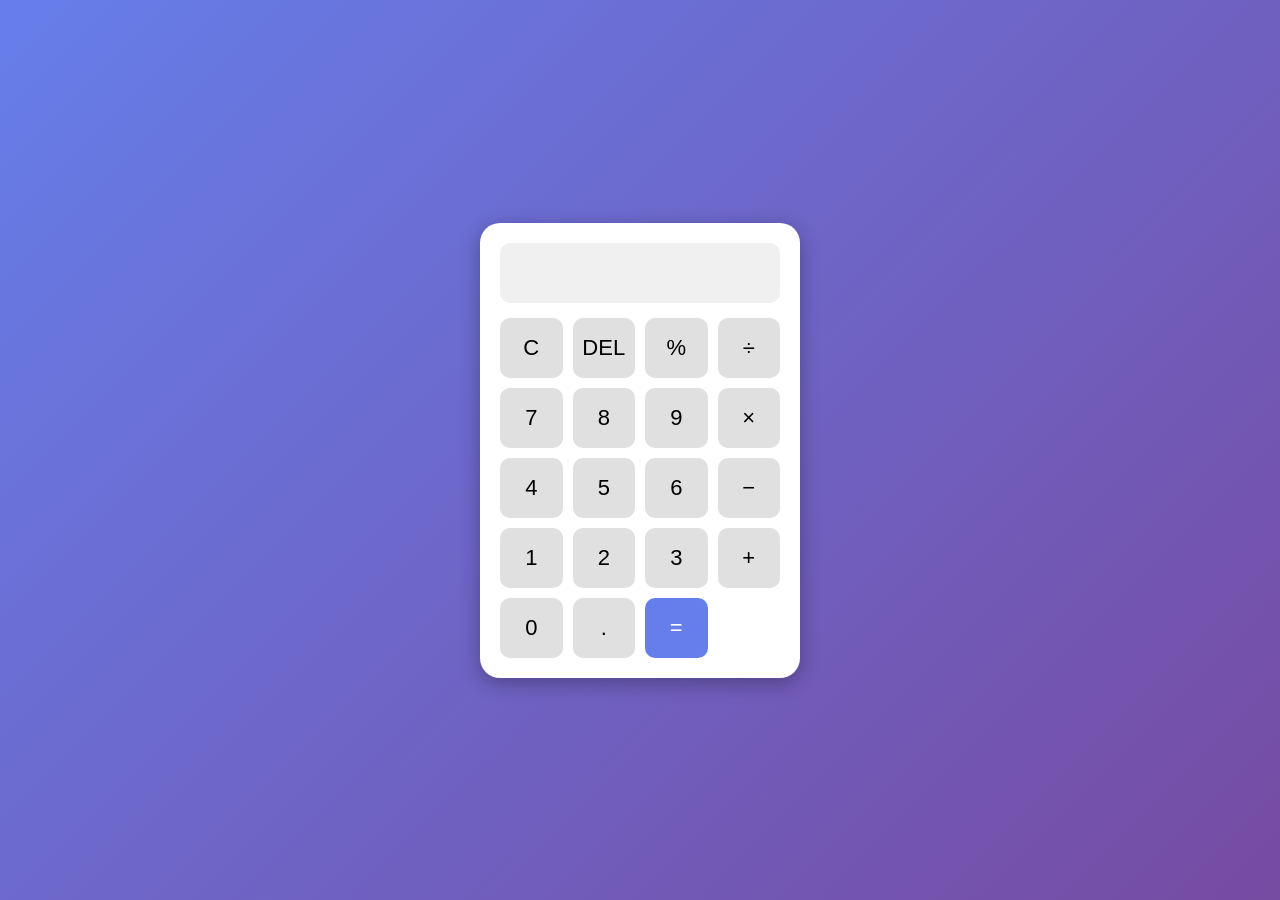
<file: Neha_task1_L2_Calculator/index.html>
<!DOCTYPE html>
<html lang="en">
<head>
<meta charset="UTF-8">
<meta name="viewport" content="width=device-width, initial-scale=1.0">
<title>Calculator</title>
<link rel="stylesheet" href="style.css">
</head>
<body>

<div class="calculator">

    <input type="text" id="display" readonly>

    <div class="buttons">

        <button onclick="clearDisplay()">C</button>
        <button onclick="deleteLast()">DEL</button>
        <button onclick="appendValue('%')">%</button>
        <button onclick="appendValue('/')">÷</button>

        <button onclick="appendValue('7')">7</button>
        <button onclick="appendValue('8')">8</button>
        <button onclick="appendValue('9')">9</button>
        <button onclick="appendValue('*')">×</button>

        <button onclick="appendValue('4')">4</button>
        <button onclick="appendValue('5')">5</button>
        <button onclick="appendValue('6')">6</button>
        <button onclick="appendValue('-')">−</button>

        <button onclick="appendValue('1')">1</button>
        <button onclick="appendValue('2')">2</button>
        <button onclick="appendValue('3')">3</button>
        <button onclick="appendValue('+')">+</button>

        <button onclick="appendValue('0')">0</button>
        <button onclick="appendValue('.')">.</button>
        <button onclick="calculate()">=</button>

    </div>

</div>

<script src="script.js"></script>

</body>
</html>
</file>
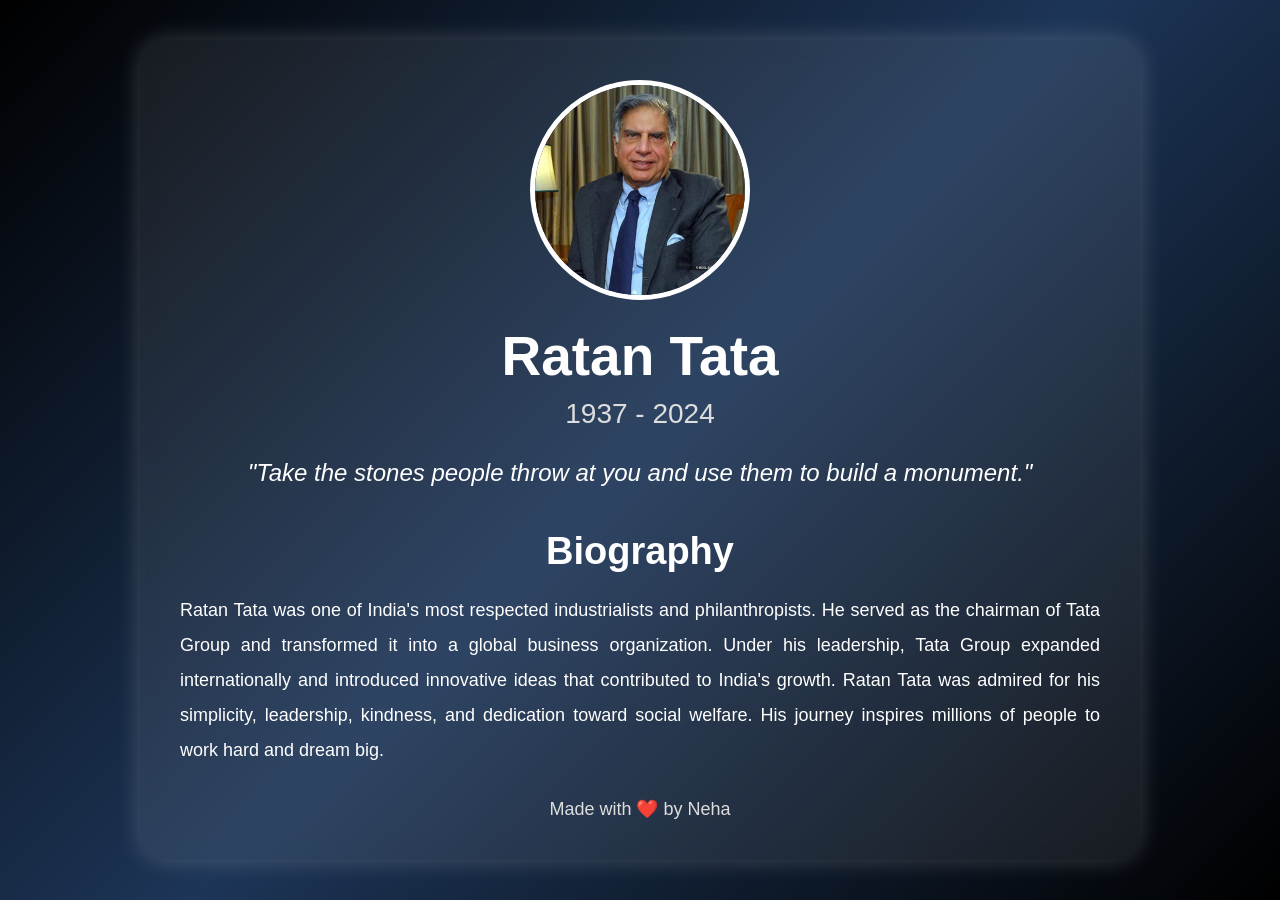
<file: Neha_task2_L2_Tribute page/index.html>
<!DOCTYPE html>
<html lang="en">
<head>
<meta charset="UTF-8">
<meta name="viewport" content="width=device-width, initial-scale=1.0">
<title>Ratan Tata Tribute</title>

<link rel="stylesheet" href="style.css">

</head>
<body>

<div class="container">

<div class="hero">

<img src="ratan tata.jpeg" alt="Ratan Tata">

<h1>Ratan Tata</h1>

<h3>1937 - 2024</h3>

<p class="quote">
"Take the stones people throw at you and use them to build a monument."
</p>

</div>


<div class="about">

<h2>Biography</h2>

<p>

Ratan Tata was one of India's most respected industrialists and philanthropists. 
He served as the chairman of Tata Group and transformed it into a global business organization.

Under his leadership, Tata Group expanded internationally and introduced innovative ideas that contributed to India's growth.

Ratan Tata was admired for his simplicity, leadership, kindness, and dedication toward social welfare. His journey inspires millions of people to work hard and dream big.

</p>

</div>


<footer>

Made with ❤️ by Neha

</footer>

</div>

</body>
</html>
</file>
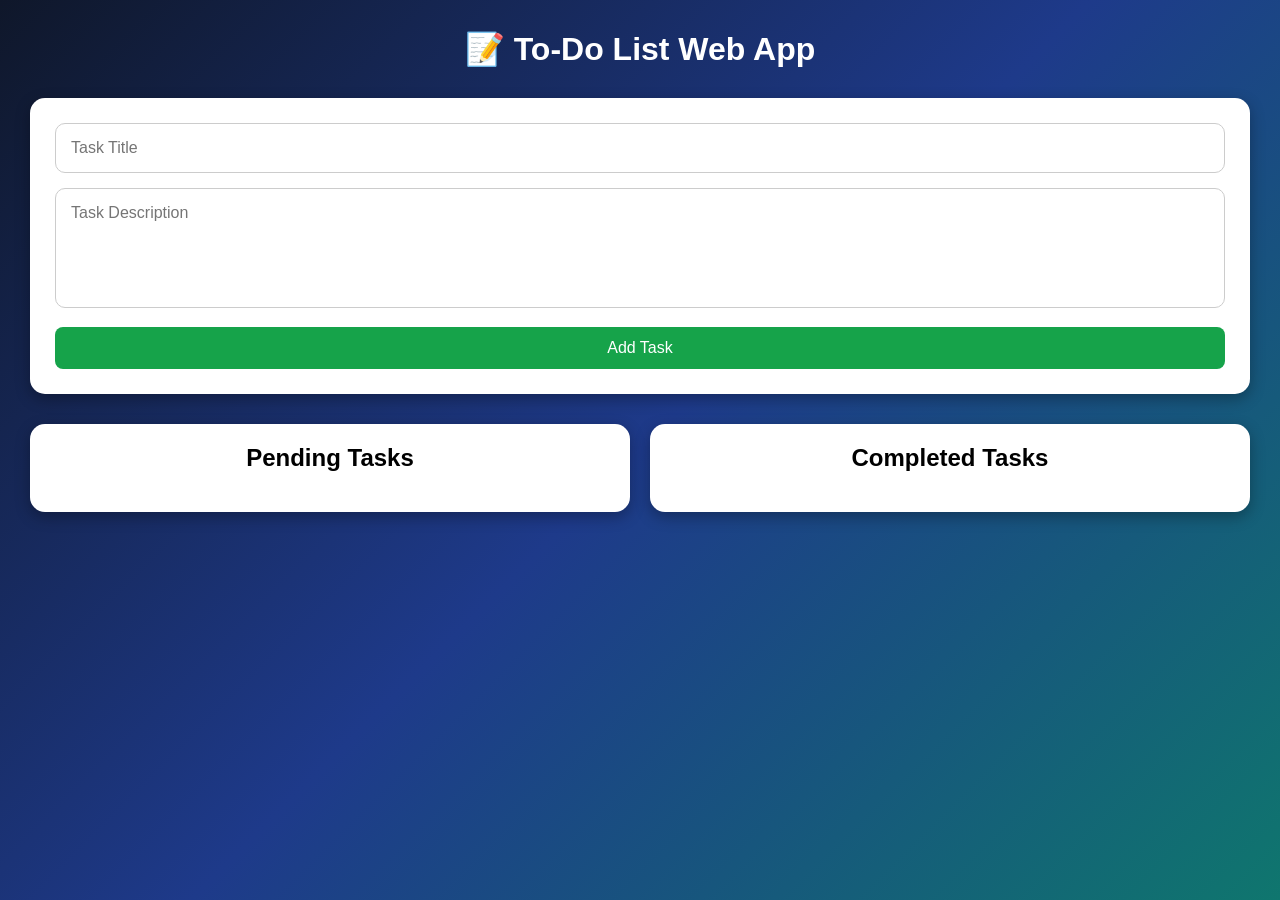
<file: Neha_task3_L2_To-do web/index.html>
<!DOCTYPE html>
<html lang="en">
<head>
<meta charset="UTF-8">
<meta name="viewport" content="width=device-width, initial-scale=1.0">
<title>To-Do Web App</title>
<link rel="stylesheet" href="style.css">
</head>
<body>

<div class="container">

<h1>📝 To-Do List Web App</h1>

<div class="input-section">

<input type="text" id="title" placeholder="Task Title">

<textarea id="description"
placeholder="Task Description"></textarea>

<button onclick="addTask()">Add Task</button>

</div>

<div class="task-container">

<div class="pending">

<h2>Pending Tasks</h2>

<div id="pendingList"></div>

</div>

<div class="completed">

<h2>Completed Tasks</h2>

<div id="completedList"></div>

</div>

</div>

</div>

<script src="script.js"></script>

</body>
</html>
</file>
<file: Neha_task1_L2_Calculator/style.css>
*{
margin:0;
padding:0;
box-sizing:border-box;
font-family:Arial, sans-serif;
}

body{
height:100vh;
display:flex;
justify-content:center;
align-items:center;
background:linear-gradient(135deg,#667eea,#764ba2);
}

.calculator{
background:white;
padding:20px;
border-radius:20px;
box-shadow:0 5px 20px rgba(0,0,0,0.3);
width:320px;
}

#display{
width:100%;
height:60px;
margin-bottom:15px;
font-size:28px;
text-align:right;
padding:10px;
border:none;
outline:none;
background:#f0f0f0;
border-radius:10px;
}

.buttons{
display:grid;
grid-template-columns:repeat(4,1fr);
gap:10px;
}

button{
height:60px;
border:none;
border-radius:10px;
font-size:22px;
cursor:pointer;
background:#e0e0e0;
transition:0.3s;
}

button:hover{
background:#bcbcbc;
}

button:last-child{
background:#667eea;
color:white;
}

button:last-child:hover{
background:#4d5ed3;
}
</file>
<file: Neha_task2_L2_Tribute page/style.css>
*{
margin:0;
padding:0;
box-sizing:border-box;
}

body{

min-height:100vh;

display:flex;
justify-content:center;
align-items:center;

font-family:Arial,sans-serif;

background:linear-gradient(
135deg,
#000000,
#1d3557,
#000000
);

padding:20px;
}


.container{

width:100%;
max-width:1000px;

background:rgba(255,255,255,0.08);

backdrop-filter:blur(10px);

padding:40px;

border-radius:25px;

box-shadow:0px 0px 25px rgba(255,255,255,0.2);

text-align:center;

color:white;
}


.hero img{

width:220px;
height:220px;

object-fit:cover;

border-radius:50%;

border:5px solid white;

margin-bottom:20px;
}


.hero h1{

font-size:55px;
margin-bottom:10px;
}


.hero h3{

font-size:28px;
font-weight:normal;

margin-bottom:25px;

color:#ddd;
}


.quote{

font-size:24px;

font-style:italic;

margin-bottom:40px;

line-height:35px;
}


.about h2{

font-size:38px;

margin-bottom:20px;
}


.about p{

font-size:18px;

line-height:35px;

text-align:justify;
}


footer{

margin-top:30px;

font-size:18px;

color:#ddd;
}



/* Mobile Responsive */

@media(max-width:768px){

.container{

padding:25px;
}

.hero img{

width:160px;
height:160px;
}

.hero h1{

font-size:35px;
}

.hero h3{

font-size:20px;
}

.quote{

font-size:18px;
}

.about h2{

font-size:28px;
}

.about p{

font-size:16px;
line-height:28px;
}

}
</file>
<file: Neha_task3_L2_To-do web/style.css>
*{
margin:0;
padding:0;
box-sizing:border-box;
font-family:Arial, sans-serif;
}

body{

min-height:100vh;

background:linear-gradient(
135deg,
#0f172a,
#1e3a8a,
#0f766e
);

padding:30px;
}

.container{

width:100%;
max-width:1300px;
margin:auto;
}

h1{

text-align:center;
color:white;
margin-bottom:30px;
}

.input-section{

background:white;
padding:25px;
border-radius:15px;
margin-bottom:30px;

box-shadow:0 5px 15px rgba(0,0,0,.3);
}

input,textarea{

width:100%;
padding:15px;
margin-bottom:15px;
border:1px solid #ccc;
border-radius:10px;
font-size:16px;
outline:none;
}

textarea{

height:120px;
resize:none;
}

button{

padding:12px 25px;
border:none;
border-radius:8px;
cursor:pointer;
font-size:16px;
}

.input-section button{

background:#16a34a;
color:white;
width:100%;
}

.task-container{

display:grid;
grid-template-columns:1fr 1fr;
gap:20px;
}

.pending,
.completed{

background:white;
padding:20px;
border-radius:15px;

box-shadow:0 5px 15px rgba(0,0,0,.3);
}

h2{

text-align:center;
margin-bottom:20px;
}

.task{

background:#f3f4f6;
padding:15px;
margin-bottom:15px;
border-radius:10px;
}

.task h3{

margin-bottom:10px;
}

.task p{

margin-bottom:8px;
}

.time{

font-size:12px;
color:gray;
margin-top:10px;
}

.actions{

display:flex;
gap:10px;
margin-top:15px;
flex-wrap:wrap;
}

.complete{

background:green;
color:white;
}

.edit{

background:orange;
color:white;
}

.delete{

background:red;
color:white;
}

@media(max-width:768px){

.task-container{

grid-template-columns:1fr;
}

}
</file>
